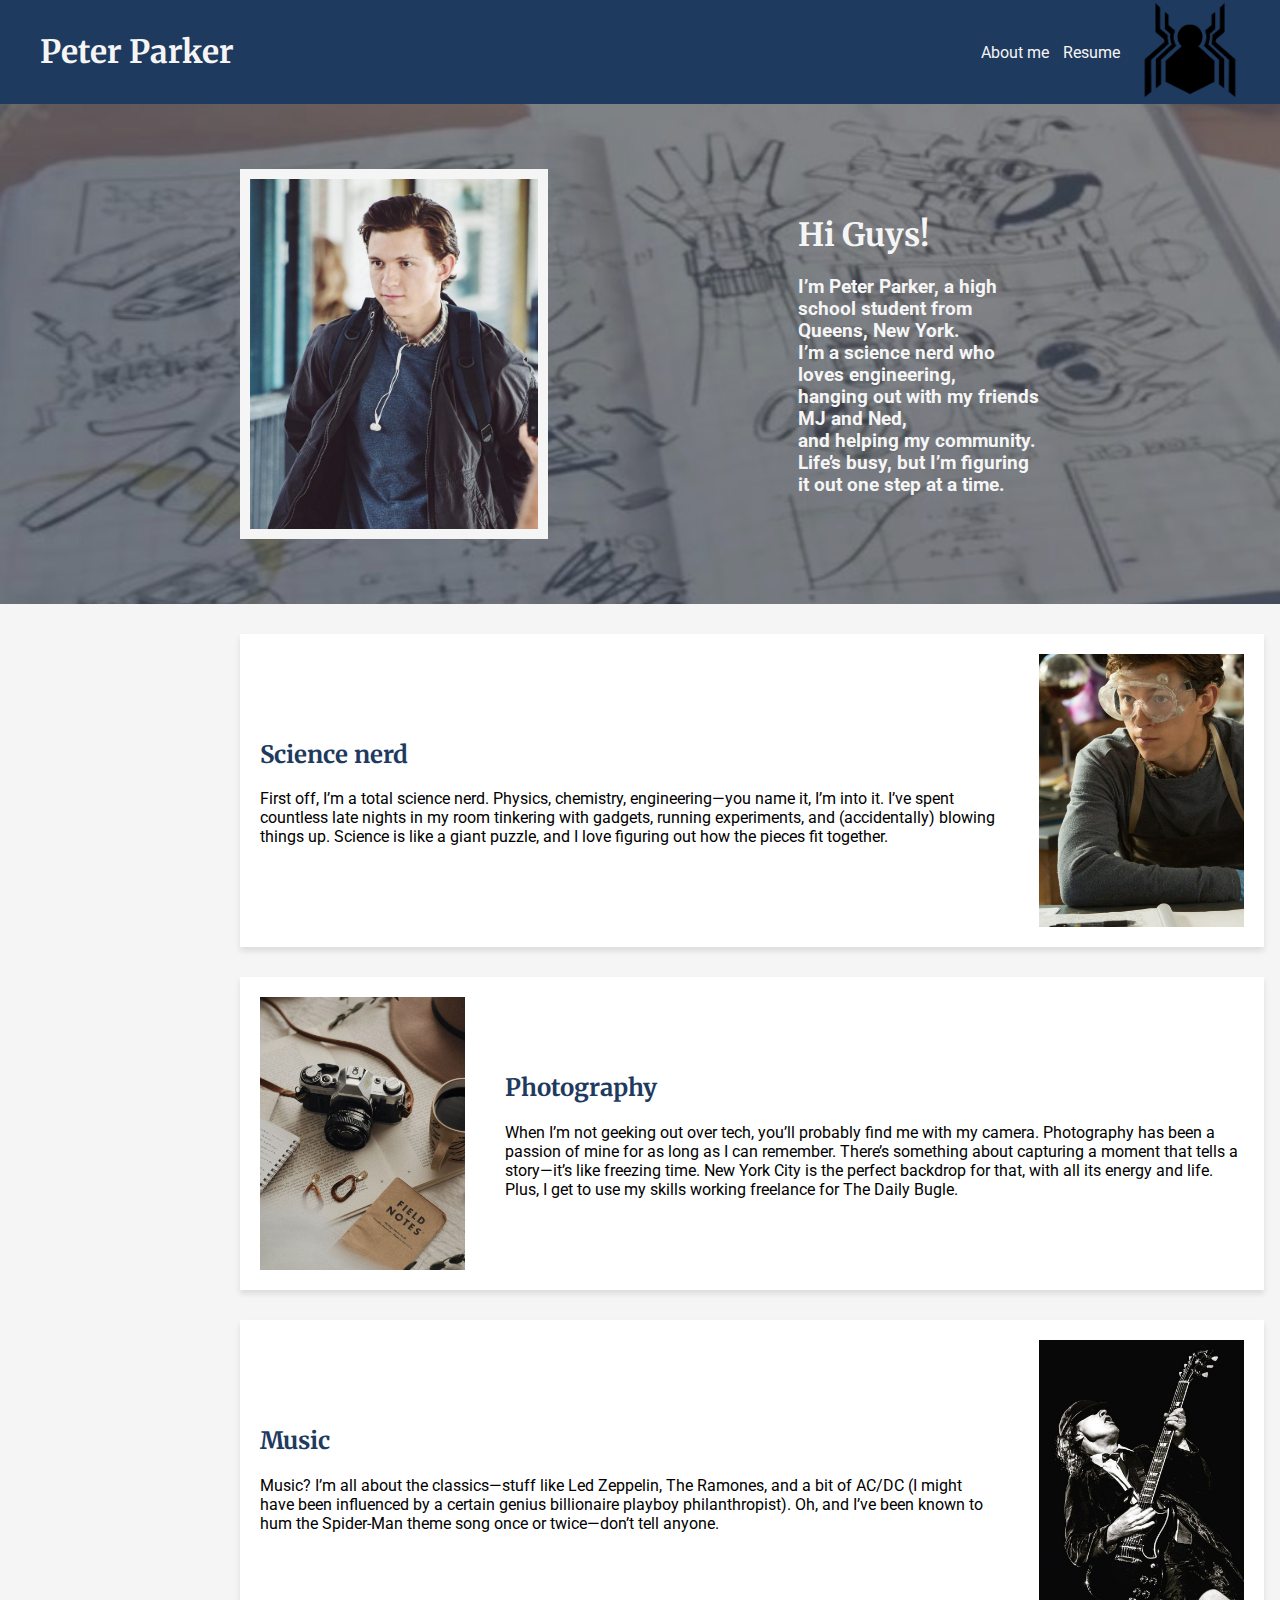
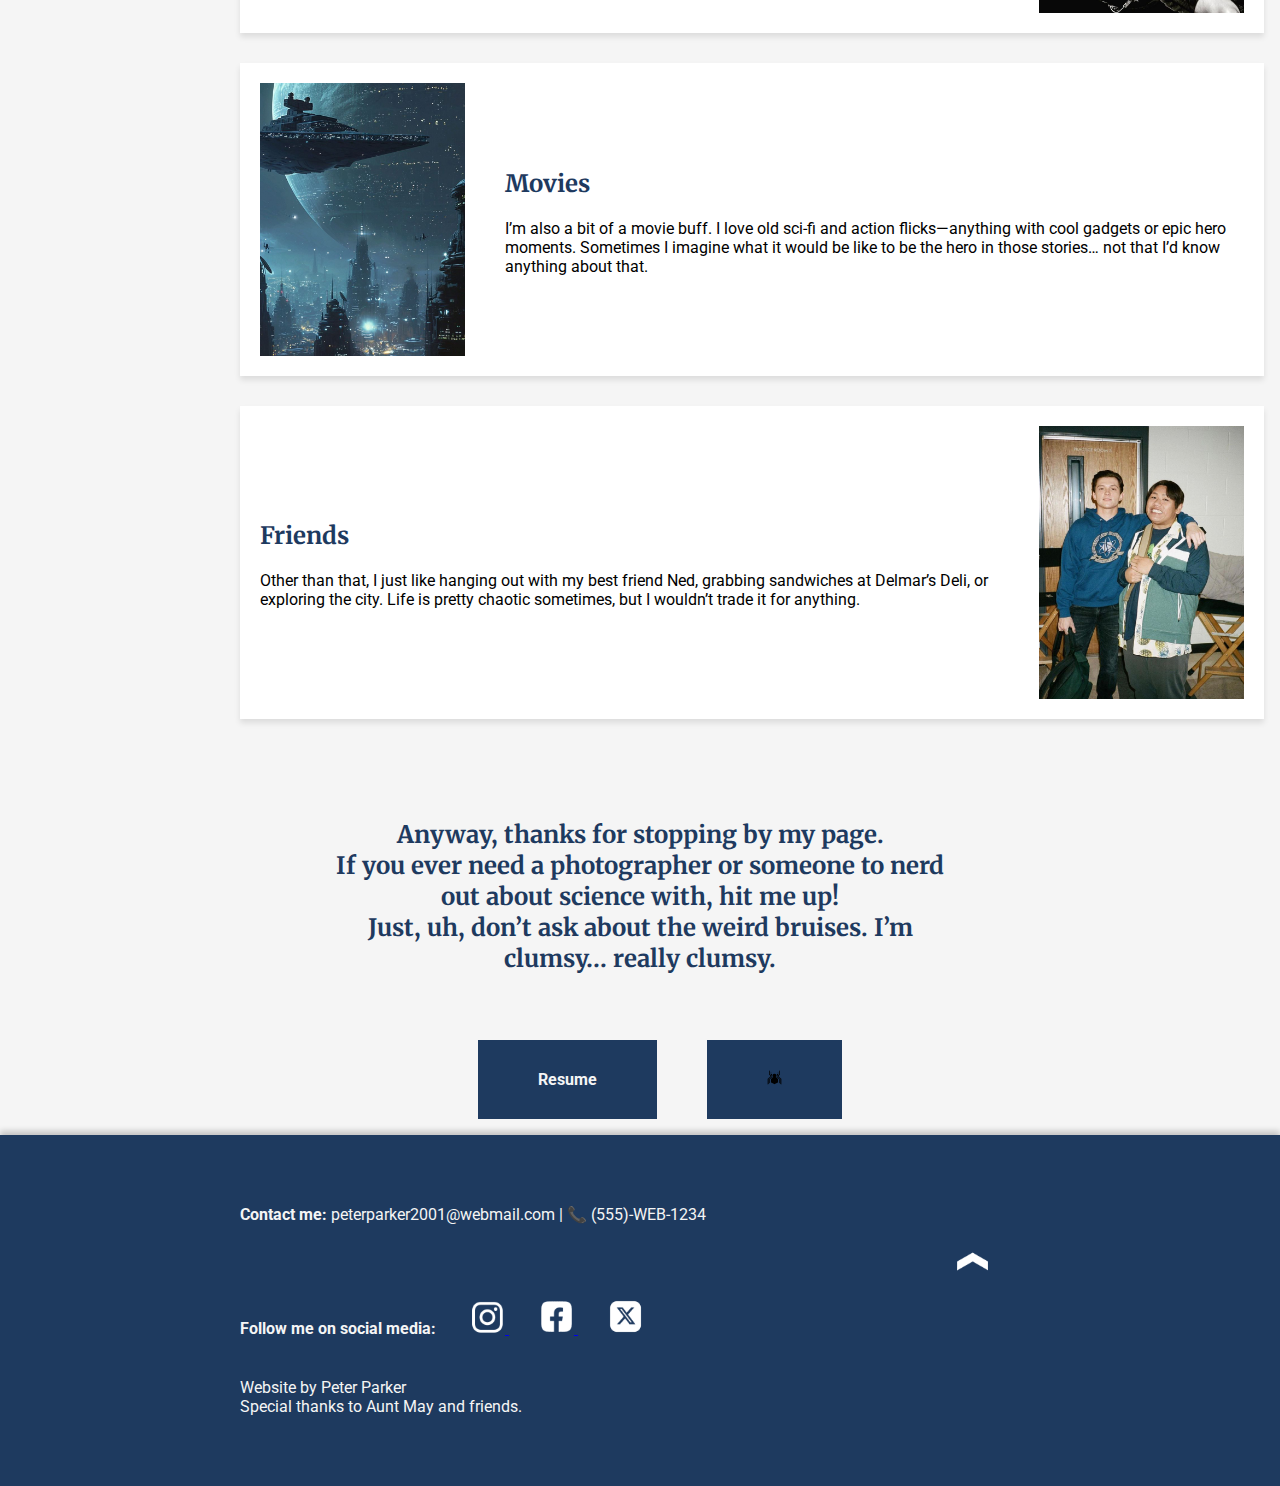
<file: index.html>
<!DOCTYPE html>
<html lang="en">
	<head>
		<meta charset="UTF-8" />
		<meta name="viewport" content="width=device-width, initial-scale=1.0" />
		<meta
			name="description"
			content="Meet Peter Parker, a science enthusiast and student from Queens, NY. 
		Discover his love for engineering, photography, classic rock, and sci-fi. Learn about his hobbies like capturing NYC moments, 
		exploring the city, and enjoying life with creativity and humor."
		/>
		<link
			rel="stylesheet"
			href="https://cdnjs.cloudflare.com/ajax/libs/font-awesome/4.7.0/css/font-awesome.min.css"
		/>
		<title>Peter Parker || About me</title>
		<link rel="Stylesheet" href="style.css" />
	</head>
	<body>
		<!-- Hamburger menu -->
		<!-- Simulate a smartphone / tablet -->
		<div class="mobile-container">
			<!-- Top Navigation Menu -->
			<div class="topnav">
				<a href="index.html" class="active">Peter Parker</a>
				<div id="myLinks">
					<a href="resume.html">Resume</a>
					<a href="spider-man.html" class="spider">
						<img src="images/spidey.png" alt="Secret spider-man page button"
					/></a>
				</div>
				<a href="javascript:void(0);" class="icon" onclick="myFunction()">
					<i class="fa fa-bars"></i>
				</a>
			</div>
			<!-- End smartphone / tablet look -->
		</div>

		<!-- Hamburger menu -->
		<script>
			function myFunction() {
				var x = document.getElementById("myLinks");
				if (x.style.display === "block") {
					x.style.display = "none";
				} else {
					x.style.display = "block";
				}
			}
		</script>

		<div class="outer-wrapper">
			<div class="wrapper">
				<div id="grid">
					<p></p>
					<p></p>
					<p></p>
					<p></p>
					<p></p>
					<p></p>
					<p></p>
					<p></p>
					<p></p>
					<p></p>
					<p></p>
					<p></p>
				</div>

				<header>
					<h1>Peter Parker</h1>
					<nav class="desktop-menu">
						<ul>
							<li><a href="index.html">About me</a></li>
							<li><a href="resume.html">Resume</a></li>
							<li></li>
						</ul>
					</nav>
					<div class="logo">
						<a href="spider-man.html" class="spider">
							<img src="images/spidey.png" alt="Secret spider-man page button"
						/></a>
					</div>
				</header>
			</div>
		</div>

		<div class="wrapperTwo">
			<div class="peterIntro">
				<img src="images/Peter/Peter2.jpg" alt="Picture of Peter Parker" />
				<div class="introText">
					<h1>Hi Guys!</h1>
					<h3>
						I’m Peter Parker, a high school student from Queens, New York.<br />
						I’m a science nerd who loves engineering, <br />hanging out with my
						friends MJ and Ned,<br />
						and helping my community.<br />
						Life’s busy, but I’m figuring it out one step at a time.
					</h3>
				</div>
			</div>
		</div>
		<section>
			<div class="aboutMe">
				<img
					src="images/Peter/Peter_goggles2.jpg"
					alt="Picture of Peter Parker with goggles"
				/>
				<div class="aboutMeText">
					<h2>Science nerd</h2>
					<p>
						First off, I’m a total science nerd. Physics, chemistry,
						engineering—you name it, I’m into it. I’ve spent countless late
						nights in my room tinkering with gadgets, running experiments, and
						(accidentally) blowing things up. Science is like a giant puzzle,
						and I love figuring out how the pieces fit together.
					</p>
				</div>
			</div>
			<div class="aboutMe2">
				<img src="images/Peter/Peter_nerd.jpg" alt="A camera" />
				<div class="aboutMeText2">
					<h2>Photography</h2>
					<p>
						When I’m not geeking out over tech, you’ll probably find me with my
						camera. Photography has been a passion of mine for as long as I can
						remember. There’s something about capturing a moment that tells a
						story—it’s like freezing time. New York City is the perfect backdrop
						for that, with all its energy and life. Plus, I get to use my skills
						working freelance for The Daily Bugle.
					</p>
				</div>
			</div>
			<div class="aboutMe3">
				<img src="images/Peter/Peter_ACDC.jpg" alt="AC/DC Angus" />
				<div class="aboutMeText3">
					<h2>Music</h2>
					<p>
						Music? I’m all about the classics—stuff like Led Zeppelin, The
						Ramones, and a bit of AC/DC (I might have been influenced by a
						certain genius billionaire playboy philanthropist). Oh, and I’ve
						been known to hum the Spider-Man theme song once or twice—don’t tell
						anyone.
					</p>
				</div>
			</div>
			<div class="aboutMe4">
				<img src="images/Peter/Peter_StarWars.jpg" alt="Star Wars movies" />
				<div class="aboutMeText4">
					<h2>Movies</h2>
					<p>
						I’m also a bit of a movie buff. I love old sci-fi and action
						flicks—anything with cool gadgets or epic hero moments. Sometimes I
						imagine what it would be like to be the hero in those stories… not
						that I’d know anything about that.
					</p>
				</div>
			</div>
			<div class="aboutMe5">
				<img
					src="images/Peter/Peter_friend4.jpg"
					alt="Peter and Ned, best friends"
				/>
				<div class="aboutMeText5">
					<h2>Friends</h2>
					<p>
						Other than that, I just like hanging out with my best friend Ned,
						grabbing sandwiches at Delmar’s Deli, or exploring the city. Life is
						pretty chaotic sometimes, but I wouldn’t trade it for anything.
					</p>
				</div>
			</div>
		</section>
		<div class="conclusion">
			<div class="conclusionText">
				<h2>
					Anyway, thanks for stopping by my page. <br />If you ever need a
					photographer or someone to nerd out about science with, hit me up!<br />
					Just, uh, don’t ask about the weird bruises. I’m clumsy… really
					clumsy.
				</h2>
			</div>
			<div class="links">
				<ul>
					<li><a href="resume.html" class="button">Resume</a></li>
					<li>
						<a href="spidey.html" class="button">
							<img src="images/spidey.png"
						/></a>
					</li>
				</ul>
			</div>
		</div>
		<footer>
			<div class="endAboutMe">
				<p>
					<strong>Contact me:</strong> peterparker2001@webmail.com | 📞
					(555)-WEB-1234
				</p>
				<a href="#top" class="topButton">
					<img src="images/Up-Arrow.png" alt="Back to top"
				/></a>
				<p>
					<strong>Follow me on social media:</strong>
					<a href="#" class="insta"
						><img src="images/Insta.png" alt="instagram" />
						<img src="images/facebook.png" alt="Facebook" />
						<img src="images/x.png" alt="X"
					/></a>
				</p>

				<p>
					Website by Peter Parker <br />
					Special thanks to Aunt May and friends.
				</p>
			</div>
		</footer>
	</body>
</html>
</file>
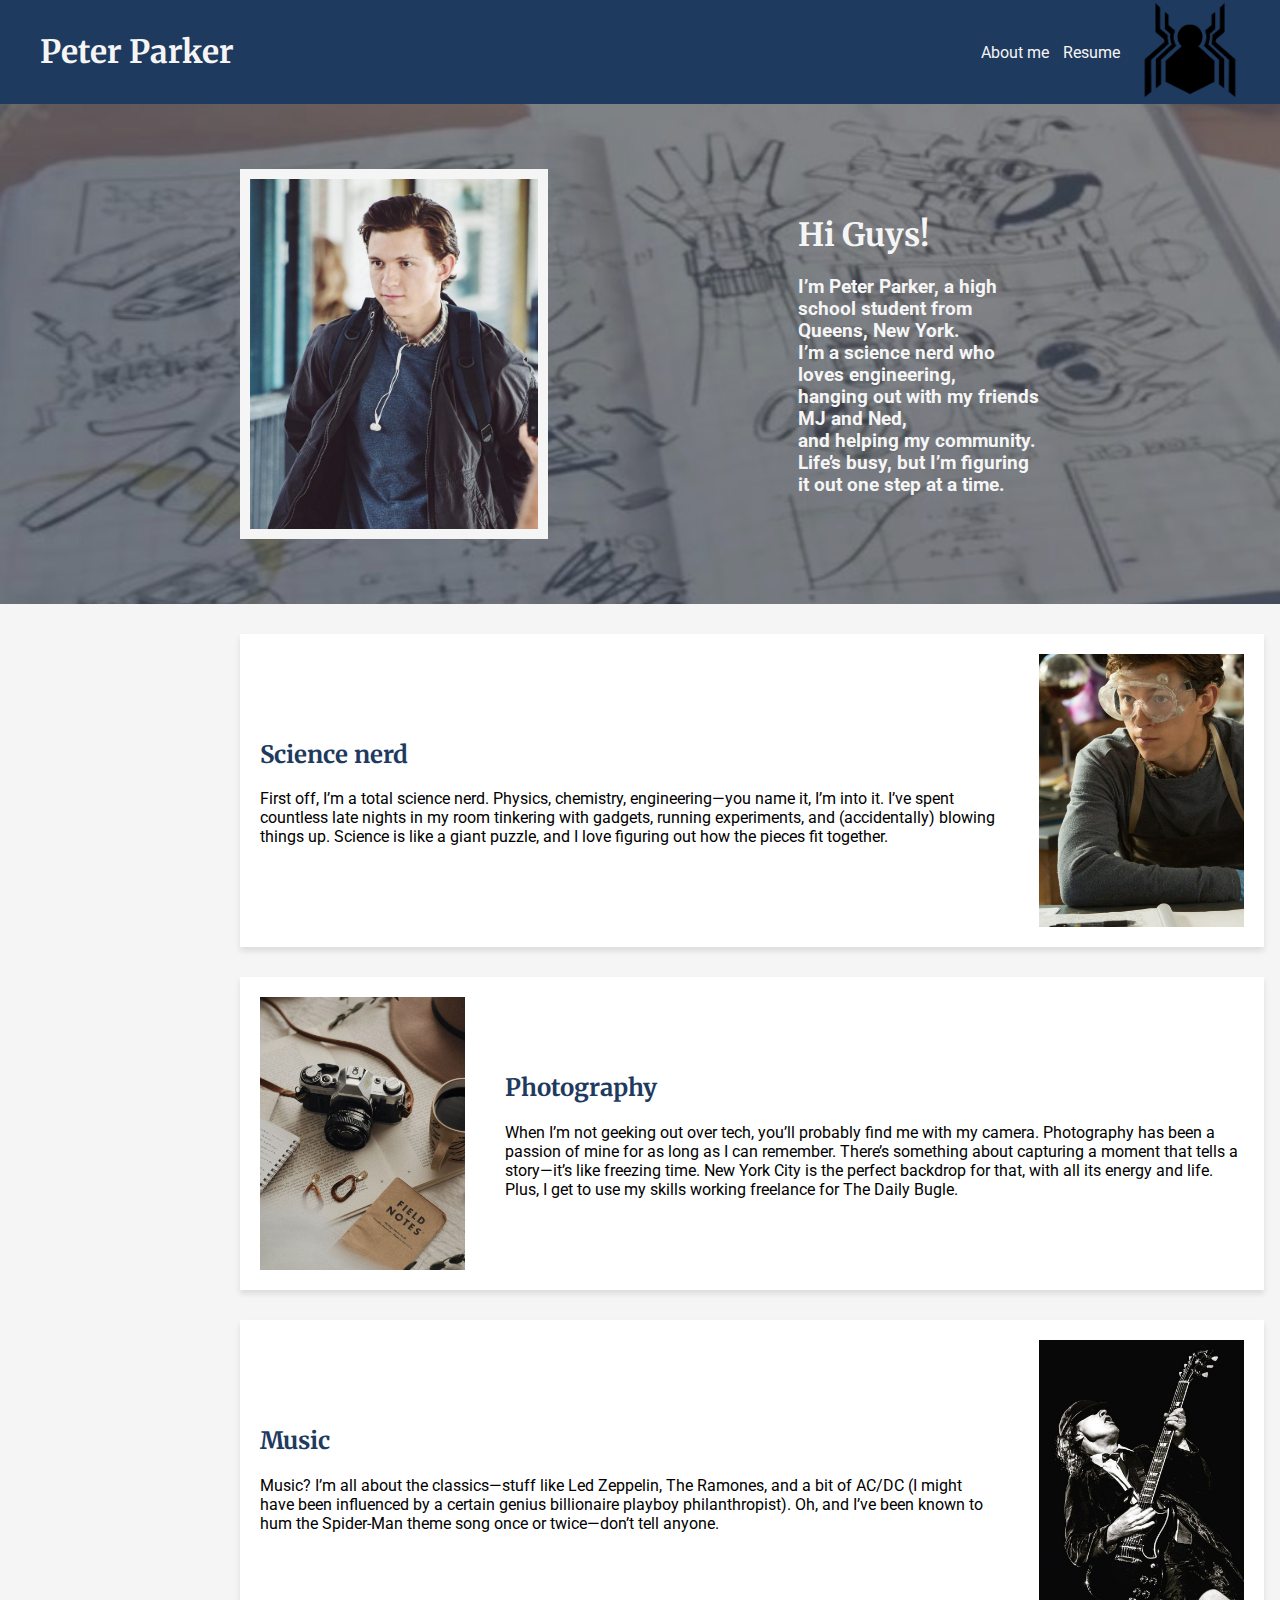
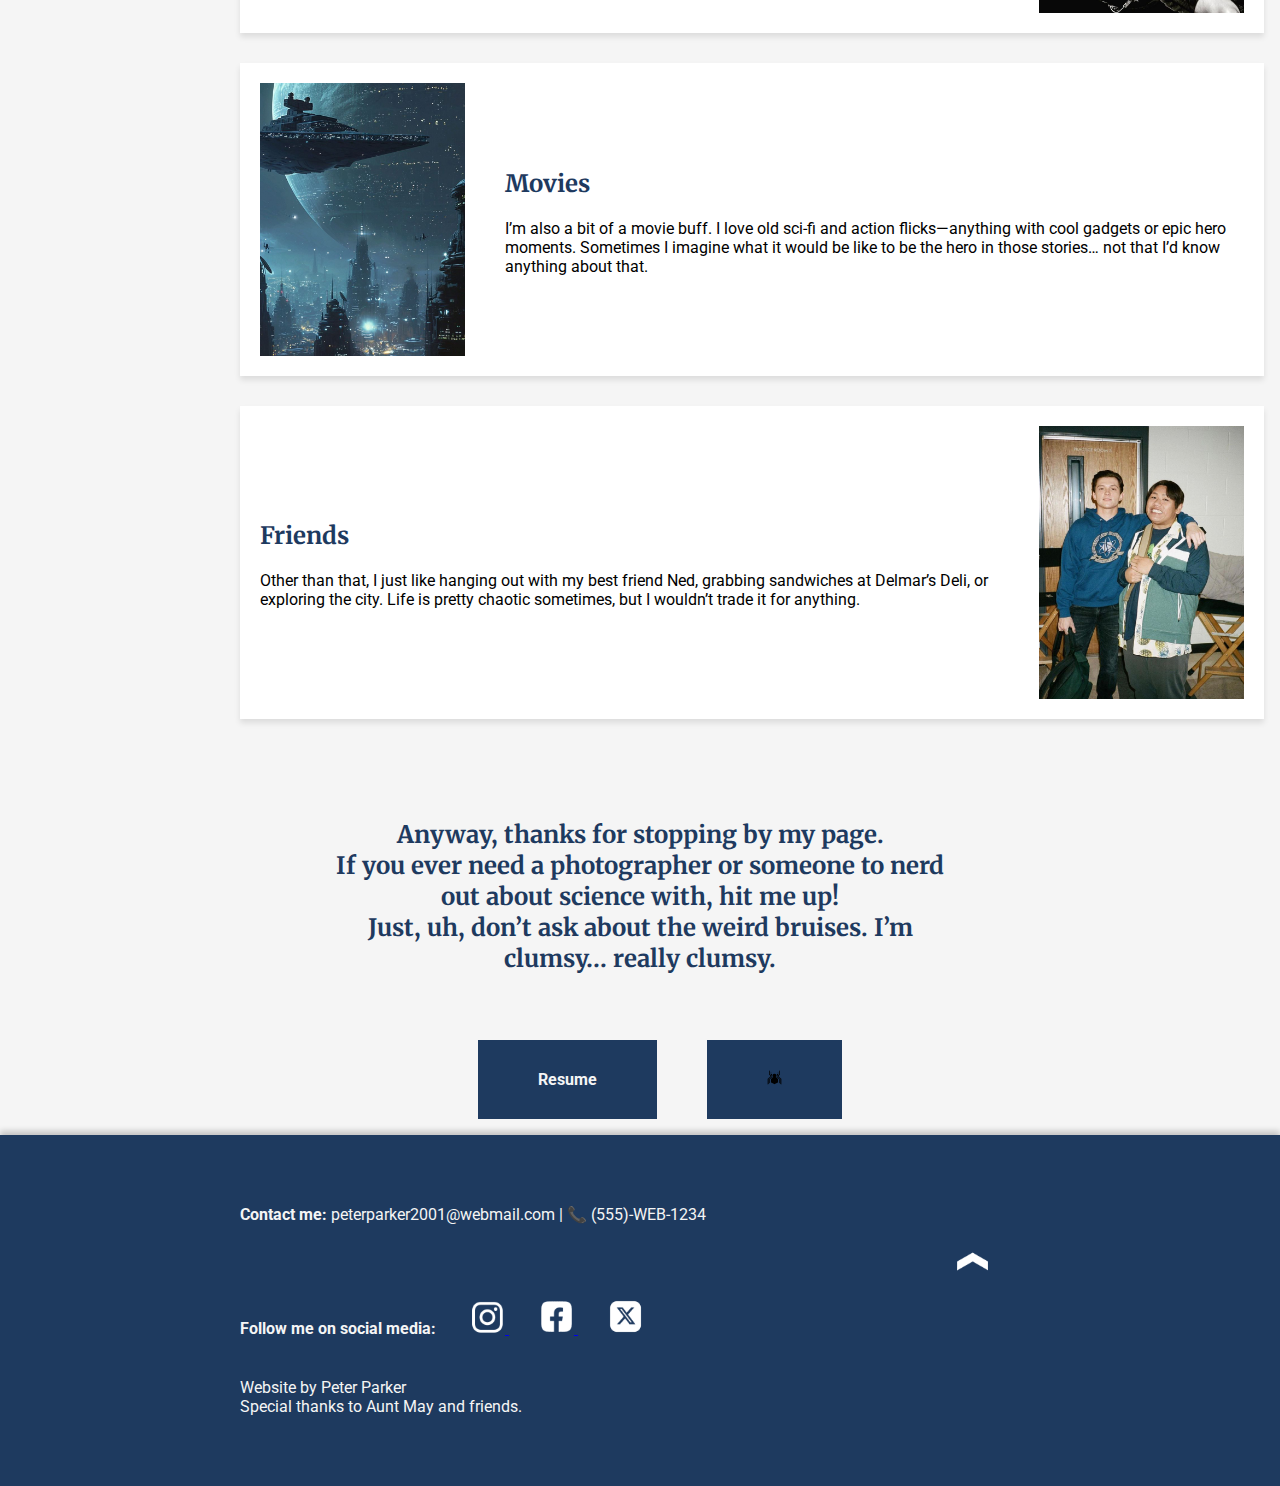
<file: peter-parker.html>
<!DOCTYPE html>
<html lang="en">
	<head>
		<meta charset="UTF-8" />
		<meta name="viewport" content="width=device-width, initial-scale=1.0" />
		<meta
			name="description"
			content="Meet Peter Parker, a science enthusiast and student from Queens, NY. 
		Discover his love for engineering, photography, classic rock, and sci-fi. Learn about his hobbies like capturing NYC moments, 
		exploring the city, and enjoying life with creativity and humor."
		/>
		<link
			rel="stylesheet"
			href="https://cdnjs.cloudflare.com/ajax/libs/font-awesome/4.7.0/css/font-awesome.min.css"
		/>
		<title>Peter Parker || About me</title>
		<link rel="Stylesheet" href="style.css" />
	</head>
	<body>
		<!-- Hamburger menu -->
		<!-- Simulate a smartphone / tablet -->
		<div class="mobile-container">
			<!-- Top Navigation Menu -->
			<div class="topnav">
				<a href="peter-parker.html" class="active">Peter Parker</a>
				<div id="myLinks">
					<a href="resume.html">Resume</a>
					<a href="spider-man.html" class="spider">
						<img src="images/spidey.png" alt="Secret spider-man page button"
					/></a>
				</div>
				<a href="javascript:void(0);" class="icon" onclick="myFunction()">
					<i class="fa fa-bars"></i>
				</a>
			</div>
			<!-- End smartphone / tablet look -->
		</div>

		<!-- Hamburger menu -->
		<script>
			function myFunction() {
				var x = document.getElementById("myLinks");
				if (x.style.display === "block") {
					x.style.display = "none";
				} else {
					x.style.display = "block";
				}
			}
		</script>

		<div class="outer-wrapper">
			<div class="wrapper">
				<div id="grid">
					<p></p>
					<p></p>
					<p></p>
					<p></p>
					<p></p>
					<p></p>
					<p></p>
					<p></p>
					<p></p>
					<p></p>
					<p></p>
					<p></p>
				</div>

				<header>
					<h1>Peter Parker</h1>
					<nav class="desktop-menu">
						<ul>
							<li><a href="peter-parker.html">About me</a></li>
							<li><a href="resume.html">Resume</a></li>
							<li></li>
						</ul>
					</nav>
					<div class="logo">
						<a href="spider-man.html" class="spider">
							<img src="images/spidey.png" alt="Secret spider-man page button"
						/></a>
					</div>
				</header>
			</div>
		</div>

		<div class="wrapperTwo">
			<div class="peterIntro">
				<img src="images/Peter/Peter2.jpg" alt="Picture of Peter Parker" />
				<div class="introText">
					<h1>Hi Guys!</h1>
					<h3>
						I’m Peter Parker, a high school student from Queens, New York.<br />
						I’m a science nerd who loves engineering, <br />hanging out with my
						friends MJ and Ned,<br />
						and helping my community.<br />
						Life’s busy, but I’m figuring it out one step at a time.
					</h3>
				</div>
			</div>
		</div>
		<section>
			<div class="aboutMe">
				<img
					src="images/Peter/Peter_goggles2.jpg"
					alt="Picture of Peter Parker with goggles"
				/>
				<div class="aboutMeText">
					<h2>Science nerd</h2>
					<p>
						First off, I’m a total science nerd. Physics, chemistry,
						engineering—you name it, I’m into it. I’ve spent countless late
						nights in my room tinkering with gadgets, running experiments, and
						(accidentally) blowing things up. Science is like a giant puzzle,
						and I love figuring out how the pieces fit together.
					</p>
				</div>
			</div>
			<div class="aboutMe2">
				<img src="images/Peter/Peter_nerd.jpg" alt="A camera" />
				<div class="aboutMeText2">
					<h2>Photography</h2>
					<p>
						When I’m not geeking out over tech, you’ll probably find me with my
						camera. Photography has been a passion of mine for as long as I can
						remember. There’s something about capturing a moment that tells a
						story—it’s like freezing time. New York City is the perfect backdrop
						for that, with all its energy and life. Plus, I get to use my skills
						working freelance for The Daily Bugle.
					</p>
				</div>
			</div>
			<div class="aboutMe3">
				<img src="images/Peter/Peter_ACDC.jpg" alt="AC/DC Angus" />
				<div class="aboutMeText3">
					<h2>Music</h2>
					<p>
						Music? I’m all about the classics—stuff like Led Zeppelin, The
						Ramones, and a bit of AC/DC (I might have been influenced by a
						certain genius billionaire playboy philanthropist). Oh, and I’ve
						been known to hum the Spider-Man theme song once or twice—don’t tell
						anyone.
					</p>
				</div>
			</div>
			<div class="aboutMe4">
				<img src="images/Peter/Peter_StarWars.jpg" alt="Star Wars movies" />
				<div class="aboutMeText4">
					<h2>Movies</h2>
					<p>
						I’m also a bit of a movie buff. I love old sci-fi and action
						flicks—anything with cool gadgets or epic hero moments. Sometimes I
						imagine what it would be like to be the hero in those stories… not
						that I’d know anything about that.
					</p>
				</div>
			</div>
			<div class="aboutMe5">
				<img
					src="images/Peter/Peter_friend4.jpg"
					alt="Peter and Ned, best friends"
				/>
				<div class="aboutMeText5">
					<h2>Friends</h2>
					<p>
						Other than that, I just like hanging out with my best friend Ned,
						grabbing sandwiches at Delmar’s Deli, or exploring the city. Life is
						pretty chaotic sometimes, but I wouldn’t trade it for anything.
					</p>
				</div>
			</div>
		</section>
		<div class="conclusion">
			<div class="conclusionText">
				<h2>
					Anyway, thanks for stopping by my page. <br />If you ever need a
					photographer or someone to nerd out about science with, hit me up!<br />
					Just, uh, don’t ask about the weird bruises. I’m clumsy… really
					clumsy.
				</h2>
			</div>
			<div class="links">
				<ul>
					<li><a href="resume.html" class="button">Resume</a></li>
					<li>
						<a href="spidey.html" class="button">
							<img src="images/spidey.png"
						/></a>
					</li>
				</ul>
			</div>
		</div>
		<footer>
			<div class="endAboutMe">
				<p>
					<strong>Contact me:</strong> peterparker2001@webmail.com | 📞
					(555)-WEB-1234
				</p>
				<a href="#top" class="topButton">
					<img src="images/Up-Arrow.png" alt="Back to top"
				/></a>
				<p>
					<strong>Follow me on social media:</strong>
					<a href="#" class="insta"
						><img src="images/Insta.png" alt="instagram" />
						<img src="images/facebook.png" alt="Facebook" />
						<img src="images/x.png" alt="X"
					/></a>
				</p>

				<p>
					Website by Peter Parker <br />
					Special thanks to Aunt May and friends.
				</p>
			</div>
		</footer>
	</body>
</html>
</file>
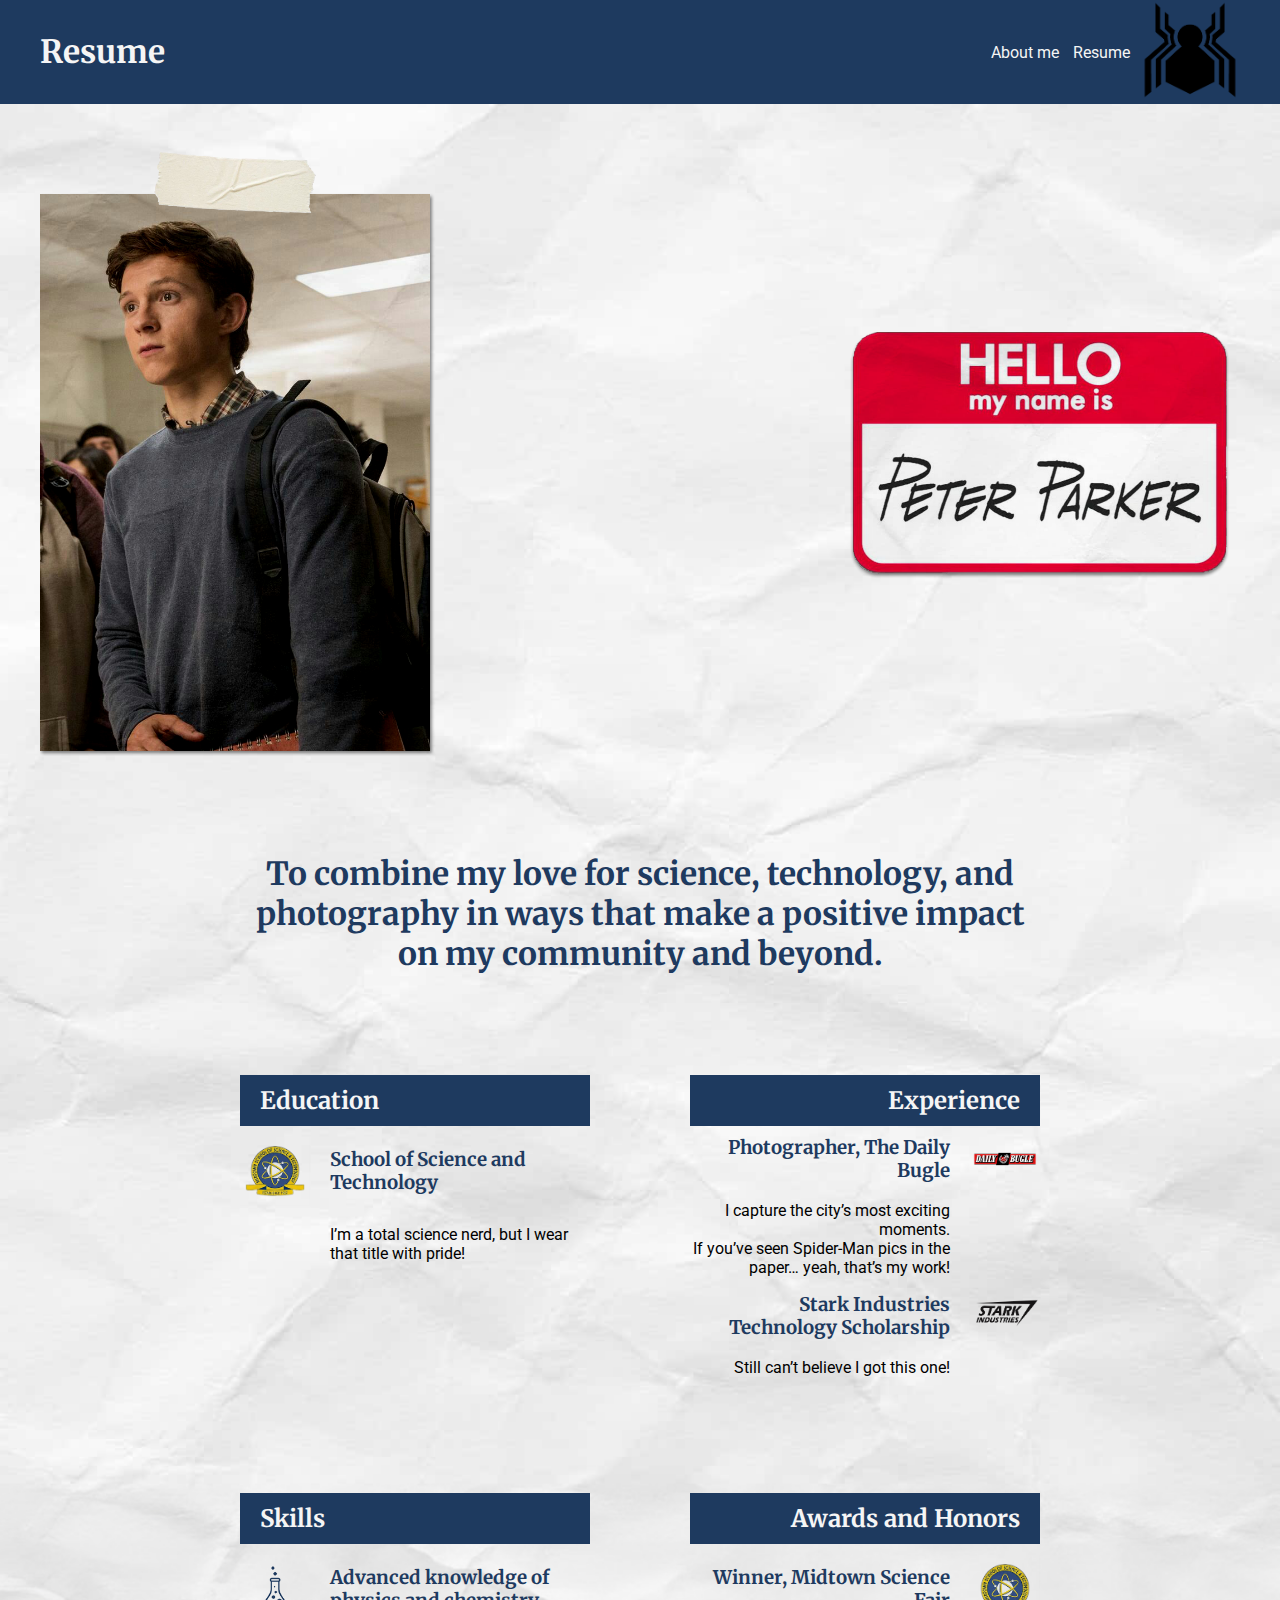
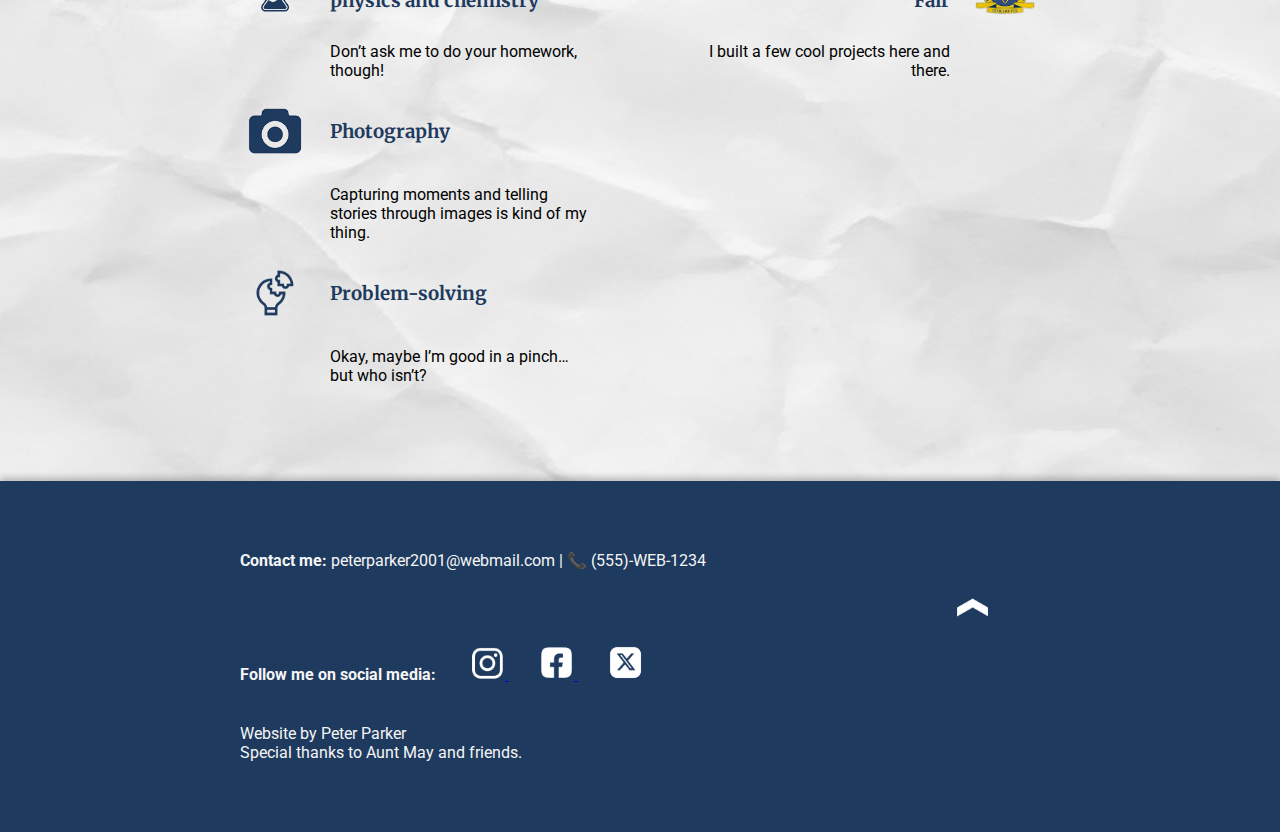
<file: resume.html>
<!DOCTYPE html>
<html lang="en">
	<head>
		<meta charset="UTF-8" />
		<meta name="viewport" content="width=device-width, initial-scale=1.0" />
		<meta
			name="description"
			content="Explore Peter Parker's resume: education at Midtown School of Science and Technology, photography at The Daily Bugle, 
		a Stark Industries Scholarship, and advanced skills in science, photography, and NYC storytelling. Discover his accomplishments and interests."
		/>
		<link
			rel="stylesheet"
			href="https://cdnjs.cloudflare.com/ajax/libs/font-awesome/4.7.0/css/font-awesome.min.css"
		/>
		<title>Peter Parker || Resume</title>
		<link rel="Stylesheet" href="style.css" />
	</head>
	<body>
		<!-- Hamburger menu -->
		<!-- Simulate a smartphone / tablet -->
		<div class="mobile-container">
			<!-- Top Navigation Menu -->
			<div class="topnav">
				<a href="resume.html" class="active">Resume</a>
				<div id="myLinks">
					<a href="index.html">Peter Parker</a>
					<a href="spider-man.html" class="spider">
						<img src="images/spidey.png" alt="Secret spider-man page button"
					/></a>
				</div>
				<a href="javascript:void(0);" class="icon" onclick="myFunction()">
					<i class="fa fa-bars"></i>
				</a>
			</div>
			<!-- End smartphone / tablet look -->
		</div>

		<!-- Hamburger menu -->
		<script>
			function myFunction() {
				var x = document.getElementById("myLinks");
				if (x.style.display === "block") {
					x.style.display = "none";
				} else {
					x.style.display = "block";
				}
			}
		</script>
		<div class="outer-wrapper">
			<div class="wrapper">
				<div id="grid">
					<p></p>
					<p></p>
					<p></p>
					<p></p>
					<p></p>
					<p></p>
					<p></p>
					<p></p>
					<p></p>
					<p></p>
					<p></p>
					<p></p>
				</div>

				<header>
					<h1>Resume</h1>
					<nav class="desktop-menu">
						<ul>
							<li><a href="index.html">About me</a></li>
							<li><a href="resume.html">Resume</a></li>
						</ul>
					</nav>
					<div class="logo">
						<a href="spider-man.html" class="spider">
							<img src="images/spidey.png" alt="Secret spider-man page button"
						/></a>
					</div>
				</header>
			</div>
		</div>

		<div class="wrapperTwoResume">
			<div class="resumeIntro">
				<img src="images/Peter/Peter5.png" alt="Picture of Peter Parker" />
				<img
					src="images/Peter/Peter_Sticker.png"
					alt="Peter Parker name sticker"
				/>
			</div>
			<div class="quote">
				<h1>
					To combine my love for science, technology, and photography in ways
					that make a positive impact on my community and beyond.
				</h1>
			</div>
			<div class="resume">
				<div class="education">
					<h2>Education</h2>
					<h3>
						<img
							src="images/Peter/Midtown School of Science and Technology.png"
							alt="School of Science and Technology"
						/>School of Science and Technology
					</h3>
					<p>I’m a total science nerd, but I wear that title with pride!</p>
				</div>
				<div class="experience">
					<h2>Experience</h2>
					<h3>
						<img src="images/Daily-Bugle-Logo.png" alt="The Daily Bugle" />
						Photographer, The Daily Bugle
					</h3>
					<p>
						I capture the city’s most exciting moments. <br />If you’ve seen
						Spider-Man pics in the paper… yeah, that’s my work!
					</p>
					<h3>
						<a href="spidey.html" class="spider">
							<img
								src="images/Stark Industries Technology.png"
								alt="Stark Industries"
						/></a>
						Stark Industries Technology Scholarship
					</h3>
					<p>Still can’t believe I got this one!</p>
				</div>
				<div class="skills">
					<h2>Skills</h2>
					<h3>
						<img
							src="images/chemistry.png"
							alt="physics and
						chemistry"
						/>Advanced knowledge of physics and chemistry
					</h3>
					<p>Don’t ask me to do your homework, though!</p>
					<h3><img src="images/camera.png" alt="A camera" />Photography</h3>
					<p>
						Capturing moments and telling stories through images is kind of my
						thing.
					</p>
					<h3>
						<img
							src="images/Problem-solving.png"
							alt="Light bulb, Problem-solving"
						/>Problem-solving
					</h3>
					<p>Okay, maybe I’m good in a pinch… but who isn’t?</p>
				</div>
				<div class="awards">
					<h2>Awards and Honors</h2>
					<h3>
						<img
							src="images/Peter/Midtown School of Science and Technology.png"
							alt="School of Science and Technology"
						/>
						Winner, Midtown Science Fair
					</h3>
					<p>I built a few cool projects here and there.</p>
				</div>
			</div>
		</div>
		<footer>
			<div class="endResume">
				<p>
					<strong>Contact me:</strong> peterparker2001@webmail.com | 📞
					(555)-WEB-1234
				</p>
				<a href="#top" class="topButton">
					<img src="images/Up-Arrow.png" alt="Back to top"
				/></a>
				<p>
					<strong>Follow me on social media:</strong>
					<a href="#" class="insta"
						><img src="images/Insta.png" alt="instagram" />
						<img src="images/facebook.png" alt="Facebook" />
						<img src="images/x.png" alt="X"
					/></a>
				</p>
				<p>
					Website by Peter Parker <br />
					Special thanks to Aunt May and friends.
				</p>
			</div>
		</footer>
	</body>
</html>
</file>
<file: style.css>
@import url("https://fonts.googleapis.com/css2?family=Bangers&family=Merriweather:wght@400;700&family=Roboto&display=swap");
@import url("https://fonts.googleapis.com/css2?family=Sigmar+One&display=swap");

body {
	margin: 0;
	background-color: #f5f5f5;
	font-family: "Roboto", sans-serif;
}

.outer-wrapper {
	background-color: #1e3a5f;
}

.wrapper {
	width: 1200px;
	margin: 0 auto;
	position: relative;
}

header {
	grid-column: 1/12;
	display: grid;
	grid-template-columns: repeat(12, 1fr);
	background-color: #1e3a5f;
}

.spidey .outer-wrapper,
.spidey header {
	background-color: #d72638;
}

#grid {
	position: absolute;
	/*display: grid; */
	display: none;
	grid-template-columns: repeat(12, 1fr);
	width: 100%;
	height: 100%;
}

#grid p {
	border: 1px solid #000;
	margin: 0;
	opacity: 0.2;
}

img {
	width: 100%;
	height: auto;
}

header h1 {
	grid-column: 1/8;
	align-self: center;
	font-family: "Merriweather", serif;
	color: #f5f5f5;
}

.spidey header h1 {
	grid-column: 1/8;
	align-self: center;
	font-family: "Sigmar One", serif;
	color: #f5f5f5;
}

header nav {
	grid-column: 8/12;
	align-self: center;
}

header .logo {
	grid-column: 12/13;
}

header nav ul {
	margin: 0;
	padding: 0;
	float: right;
}

header nav ul li {
	display: inline;
	padding-right: 10px;
}

header nav ul li a {
	color: #f5f5f5;
	text-decoration: none;
	font-family: "Roboto", sans-serif;
	transition: text-decoration 0.3s, transform 0.3s ease;
}

header nav ul li a:hover {
	text-decoration: underline;
}

.peterIntro {
	display: flex;
	align-items: center;
	justify-content: space-between;
	background-image: url("images/Peter/Peter_nerd2.png");
	background-size: cover;
	background-position: center;
	height: 500px;
	width: 100%;
}

.peterIntro img {
	margin: 10px 240px;
	height: 350px;
	width: auto;
	border: 10px solid #f5f5f5;
	display: block;
}

.peterIntro .introText {
	margin: 0px 240px;
	margin-left: 10px;
	color: #f5f5f5;
	font-family: "Roboto", sans-serif;
}

.peterIntro .introText h1 {
	font-family: "Merriweather", serif;
}

.section {
	margin: 20px 240px;
	display: flex;
	flex-direction: column;
	justify-content: space-between;
}

.aboutMe img,
.aboutMe2 img,
.aboutMe3 img,
.aboutMe4 img,
.aboutMe5 img {
	width: 20%;
	height: auto;
	padding: 20px;
}

.aboutMe,
.aboutMe2,
.aboutMe3,
.aboutMe4,
.aboutMe5 {
	margin: 30px 240px;
	display: flex;
	width: 80%;
	align-items: center;
	text-align: left;
	justify-content: space-between;
	max-width: 1240px;
	background-color: #fff;
	box-shadow: 0 4px 6px rgba(0, 0, 0, 0.1); /* Bron: ChatGPT (OpenAI), gegenereerd op [17/12/2024]*/
}

.aboutMe,
.aboutMe3,
.aboutMe5 {
	flex-direction: row-reverse;
}

.aboutMe p h2,
.aboutMe2 p h2,
.aboutMe3 p h2,
.aboutMe4 p h2,
.aboutMe5 p h2 {
	margin: 50px 50px;
}

.aboutMe h2,
.aboutMe2 h2,
.aboutMe3 h2,
.aboutMe4 h2,
.aboutMe5 h2 {
	color: #1e3a5f;
	font-family: "Merriweather", serif;
}

.aboutMeText,
.aboutMeText2,
.aboutMeText3,
.aboutMeText4,
.aboutMeText5 {
	padding: 20px;
}

.conclusion {
	color: #1e3a5f;
	text-align: center;
	margin: 30px 320px;
}

.conclusionText {
	margin: 0 auto;
	padding-top: 50px;
	margin-bottom: 80px;
	font-family: "Merriweather", serif;
}

.conclusion .links {
	display: flex;
	flex-direction: row;
	justify-content: center;
}

.conclusion .links ul {
	text-decoration: none;
	list-style: none;
	display: flex;
	flex-direction: row;
	justify-content: center;
	gap: 50px;
}

.conclusion .links .button img {
	height: 15px;
	width: auto;
	justify-content: space-around;
	align-items: center;
}

.conclusion .links .button {
	text-decoration: none;
	color: #f5f5f5;
	background-color: #1e3a5f;
	padding: 30px 60px;
	font-family: "Roboto", sans-serif;
	font-weight: bold;
	transition: background-color 0.3s ease, transform 0.3s ease;
}

.conclusion .links .button:hover {
	background-color: #d72638;
	color: #f5f5f5;
	transform: scale(1.1);
	transition: transform 0.3s ease;
}

/* Footer */

.endAboutMe,
.endResume {
	display: flex;
	flex-direction: column;
	background-color: #1e3a5f;
	font-family: "Roboto", sans-serif;
	color: #f5f5f5;
	margin-top: 100px;
	padding: 50px;
	margin-top: 0;
	box-shadow: 0 -4px 6px rgba(0, 0, 0, 0.2);
}

.endAboutMe p,
.endResume p,
.endSpidey p {
	margin: 20px 190px;
}

.insta img {
	height: 35px;
	width: auto;
	margin-left: 30px;
	justify-content: center;
	transition: transform 0.3s ease;
}

.insta img:hover {
	transform: scale(1.2);
}

.topButton {
	display: flex;
	justify-content: flex-end;
	align-items: center;
	margin: 0px 240px;
}

.topButton img {
	height: 35px;
	width: auto;
	transition: transform 0.3s ease;
}

.topButton img:hover {
	transform: scale(1.2);
}

/* resume */

.wrapperTwoResume {
	background-image: url("images/paper.jpg");
	background-size: cover;
	background-position: center;
	height: 100%;
	width: auto;
	padding-top: 10px;
	padding-bottom: 80px;
}

.resumeIntro {
	margin: 30px 240px;
	display: flex;
	flex-direction: row;
	align-items: center;
	justify-content: center;
	gap: 400px;
}

.resumeIntro img {
	width: 400px;
	height: auto;
}

.quote {
	margin: 0px 200px;
	margin-bottom: 40px;
	padding: 40px;
	font-family: "Merriweather", serif;
	color: #1e3a5f;
	text-align: center;
}

.resume {
	display: grid;
	grid-template-columns: repeat(2, 1fr);
	gap: 100px;
	margin: 0px 240px;
}
.education img,
.skills img {
	height: auto;
	width: 70px;
	margin-right: 20px;
}

.experience img,
.awards img {
	height: auto;
	width: 70px;
	margin-left: 20px;
}

.education,
.skills {
	grid-column: 1;
	text-align: left;
}

.experience,
.awards {
	grid-column: 2;
	text-align: right;
}

.education h2,
.skills h2,
.experience h2,
.awards h2 {
	margin: 0 0 10px;
	color: #f5f5f5;
	padding: 10px 20px;
	font-family: "Merriweather", serif;
	background-color: #1e3a5f;
}

.education h3,
.skills h3,
.experience h3,
.awards h3 {
	display: flex;
	align-items: center;
	font-family: "Merriweather", serif;
	color: #1e3a5f;
	margin-top: 0;
	padding: 0;
}

.experience h3,
.awards h3 {
	display: flex;
	align-items: center;
	flex-direction: row-reverse;
}

.education p,
.skills p {
	margin-left: 90px;
	margin-right: 0;
}

.experience p,
.awards p {
	margin-right: 90px;
	margin-left: 0px;
	text-align: right;
}
/*spider-man section */

.spiderIntro {
	display: flex;
	align-items: center;
	background-color: #1e3a5f;
}

.spiderIntro img {
	margin: 120px 240px;
	width: auto;
	height: 350px;
}

.spiderIntro .spiderIntroText {
	margin: 0px 240px;
	margin-right: 0px;
	color: #f5f5f5;
	font-family: "Sigmar One", serif;
	font-size: 14pt;
	text-align: center;
}

.aboutSpidey {
	position: relative;
	justify-content: space-between;
	background-image: url("images/Spidey/Spidey_jump.gif");
	background-size: cover;
	background-position: center;
	height: 800px;
	width: 100%;
	padding: 10px;
}

.aboutSpidey .aboutSpideyTekst h1 {
	align-items: flex-start;
	margin: 0px 200px;
	margin-right: 0;
	color: #f5f5f5;
	font-family: "Sigmar One", serif;
	margin-top: 50px;
}

.aboutSpidey .aboutSpideyTekst p {
	align-items: flex-start;
	margin: 0px 200px;
	margin-right: 0px;
	color: #f5f5f5;
	font-family: "Roboto", sans-serif;
}

.aboutSpidey .aboutSpideyTekst2 p {
	margin: 500px 240px;
	margin-right: 200px;
	color: #f5f5f5;
	font-family: "Roboto", sans-serif;
	text-align: right;
}

.spideySkills {
	display: flex;
	align-items: center;
	justify-content: space-between;
	background-color: #d72638;
	color: #f5f5f5;
	flex-direction: column;
	padding-bottom: 40px;
}

.spideySkills h1 {
	margin: 50px 50px 10px 0px;
	color: #1e3a5f;
	font-family: "Sigmar One", serif;
	font-size: 50pt;
}

.section .spideySkills {
	margin: 20px 240px;
	display: flex;
	flex-direction: column;
	justify-content: space-between;
}

.superhuman img,
.web img,
.problem-solving img,
.technologically img {
	width: 20%;
	height: auto;
	padding: 20px;
}

.superhuman,
.web,
.problem-solving,
.technologically {
	margin: 30px 240px;
	display: flex;
	align-items: center;
	text-align: left;
	justify-content: space-between;
	width: 100%;
	max-width: 1240px;
	background-color: #1e3a5f;
	box-shadow: 0 4px 6px rgba(0, 0, 0, 0.2); /* Bron: ChatGPT (OpenAI), gegenereerd op [17/12/2024]*/
}

.superhuman h2,
.web h2,
.problem-solving h2,
.technologically h2 {
	color: #f5f5f5;
	font-family: "Sigmar One", serif;
	margin: 0;
}

.superhumanText,
.webText,
.problemText,
.technologicallyText {
	display: flex;
	flex: 1;
	margin-left: 80px;
	flex-direction: column;
}

.spideyQuote {
	background-color: #000;
	padding: 20px;
}
.spideyQuote h1 {
	margin: 20px 240px;
	color: #f5f5f5;
	font-family: "Sigmar One", serif;
	text-align: center;
}

.villains {
	display: flex;
	align-items: center;
	justify-content: space-between;
	background-color: #1e3a5f;
	color: #f5f5f5;
	flex-direction: column;
	padding-bottom: 40px;
}

.villains h1 {
	margin: 50px 50px 10px 0px;
	color: #d72638;
	font-family: "Sigmar One", serif;
	font-size: 50pt;
}

.section .villains {
	margin: 20px 240px;
	display: flex;
	flex-direction: column;
	justify-content: space-between;
}

.everyVillains,
.mysterio {
	margin: 30px 240px;
	display: flex;
	align-items: center;
	text-align: left;
	justify-content: space-between;
	width: 100%;
	max-width: 1240px;
	background-color: #d72638;
	box-shadow: 0 4px 6px rgba(0, 0, 0, 0.2); /* Bron: ChatGPT (OpenAI), gegenereerd op [17/12/2024]*/
}

.mysterio {
	flex-direction: row-reverse;
}

.everyVillains img,
.mysterio img {
	width: 20%;
	height: auto;
	padding: 20px;
}

.vulture img,
.thanos img {
	width: 96%;
	height: auto;
	padding: 20px;
}
.vulture,
.thanos {
	margin: 30px 240px;
	display: flex;
	flex-direction: column;
	align-items: center;
	text-align: left;
	justify-content: space-between;
	width: 100%;
	max-width: 1240px;
	background-color: #d72638;
	box-shadow: 0 4px 6px rgba(0, 0, 0, 0.2); /* Bron: ChatGPT (OpenAI), gegenereerd op [17/12/2024]*/
}

.everyVillains h2,
.vulture h2,
.mysterio h2,
.thanos h2 {
	color: #f5f5f5;
	font-family: "Sigmar One", serif;
	margin: 30px 0;
	text-align: center;
}

.everyVillainsText p,
.vultureText p,
.mysterioText p,
.thanosText p {
	padding: 0px;
	align-items: center;
	display: flex;
	flex-direction: column;
	text-align: center;
}

.multiversal {
	display: flex;
	align-items: center;
	justify-content: space-between;
	background-color: #1e3a5f;
	color: #f5f5f5;
	flex-direction: column;
	padding-bottom: 40px;
}

.multiversal .spider-Men3 h1 {
	margin: 20px 240px;
	color: #d72638;
	font-family: "Sigmar One", serif;
	font-size: 50pt;
	text-align: center;
}

.multiversal .spider-Men3 h3 {
	text-align: center;
	color: #f5f5f5;
	margin: 20px 240px;
	margin-bottom: 0px;
}

.multiversal .spider-Men3 img {
	margin: 20px 240px;
	width: 72%;
	height: auto;
}

.section .multiversal {
	margin: 20px 240px;
	display: flex;
	justify-content: space-between;
}

.multiversalVillan {
	display: flex;
	flex-wrap: wrap;
	justify-content: center;
	padding: 10px;
	width: 100%;
	background: rgb(30, 58, 95);
	background: linear-gradient(
		180deg,
		rgba(30, 58, 95, 1) 25%,
		rgba(215, 38, 56, 1) 85%
	);
	gap: 30px;
}

.greenGoblin,
.doctorOctopus,
.electro {
	margin: 20px 50px;
	display: flex;
	flex-direction: column;
	align-items: center;
	justify-content: flex-start;
	width: 20%;
	text-align: center;
}

.sandman,
.lizard {
	margin: 20px 50px;
	display: flex;
	flex-direction: column;
	align-items: center;
	justify-content: space-around;
	width: 20%;
	text-align: center;
}

.greenGoblin img,
.doctorOctopus img,
.electro img,
.sandman img,
.lizard img {
	width: 100%;
	height: auto;
}

.greenGoblinText p,
.doctorOctopusText p,
.electroText p,
.sandmanText p,
.lizardText p {
	color: #f5f5f5;
	font-family: "Roboto", sans-serif;
	text-align: center;
}

.greenGoblinText h2,
.doctorOctopusText h2,
.electroText h2,
.sandmanText h2,
.lizardText h2 {
	color: #f5f5f5;
	font-family: "Sigmar One", serif;
}

.endSpidey {
	display: flex;
	flex-direction: column;
	background-color: #d72638;
	font-family: "Roboto", sans-serif;
	color: #f5f5f5;
	padding: 50px;
	text-decoration: none;
	box-shadow: 0 -4px 6px rgba(0, 0, 0, 0.2);
}

.mobile-container {
	display: none;
}

#myLinks {
	display: none;
}

@media (max-width: 768px) {
	.wrapper {
		width: 100%;
		padding: 0 20px;
	}

	header {
		display: none;
	}

	.topnav {
		display: block;
	}

	.topnav .icon {
		display: block;
	}
}

@media (max-width: 412px) {
	.desktop-menu {
		display: none;
	}

	/* Hamburger menu */
	.mobile-container {
		display: block;
		max-width: 100%;
		color: #1e3a5f;
	}

	.topnav {
		overflow: hidden;
		background-color: #d72638;
		position: relative;
	}

	.topnav #myLinks {
		display: block;
	}

	.topnav #myLinks img {
		height: 50px;
		width: auto;
	}

	.topnav a {
		color: white;
		padding: 14px 16px;
		text-decoration: none;
		font-size: 17px;
		display: block;
		font-family: "Merriweather", serif;
	}

	.topnav a.icon {
		background: black;
		display: block;
		position: absolute;
		right: 0;
		top: 0;
	}

	.topnav a:hover {
		background-color: #1e3a5f;
		color: #d72638;
	}

	.active {
		background-color: #1e3a5f;
		color: white;
	}

	/* About me */

	.peterIntro,
	.wrapperTwo {
		width: 100%;
		max-width: 402px;
		height: auto;
	}

	.peterIntro,
	.introText {
		display: flex;
		flex-direction: column;
		align-items: center;
		align-self: center;
		margin: 0 30px !important;
		padding: 10px;
	}

	.introText h1,
	h3 {
		align-self: center;
		text-align: center;
		margin: 0px 30px;
	}

	.peterIntro img {
		width: 60%;
		height: auto;
		margin: 20px;
	}

	.aboutMe,
	.aboutMe2,
	.aboutMe3,
	.aboutMe4,
	.aboutMe5 {
		display: flex;
		flex-direction: column;
		align-items: center;
		text-align: center;
		margin: 20px 30px;
		padding: 10px;
		width: 80%;
		max-width: 402px;
	}

	.aboutMe img,
	.aboutMe2 img,
	.aboutMe3 img,
	.aboutMe4 img,
	.aboutMe5 img {
		width: 90%;
		height: auto;
		max-width: 200px;
		margin-bottom: 15px;
	}

	.aboutMeText p,
	h2,
	.aboutMeText2 p,
	h2,
	.aboutMeText3 p,
	h2,
	.aboutMeText4 p,
	h2,
	.aboutMeText5 p,
	h2 {
		width: 100%;
		max-width: 402px;
		padding: 0;
		margin: 0 !important;
	}

	.conclusion {
		margin: 0 30px;
		display: flex;
		flex-direction: column;
		align-items: center;
		text-align: center;
		padding: 10px;
	}

	.links ul {
		align-items: center;
		padding: 0;
		margin: 0 30px;
		margin-bottom: 80px;
	}

	/* resume */
	.wrapperTwoResume {
		display: flex;
		flex-direction: column;
		align-items: center;
		width: 100%;
		max-width: 402px;
	}

	.resumeIntro {
		display: flex;
		flex-direction: column;
		align-items: center;
		gap: 10px;
		margin: 10px 30px;
	}

	.resumeIntro img {
		width: 100%;
		max-width: 250px;
		height: auto;
		align-items: center;
	}

	.quote {
		display: flex;
		margin: 0 10px;
	}

	.quote h1 {
		display: flex;
		margin: 0;
		align-items: center;
		text-align: center;
		font-size: 20pt;
	}

	.resume {
		margin: 0px 30px;
		display: flex;
		flex-direction: column;
		gap: 10px;
		width: 100%;
		max-width: 402px;
	}

	.education h2,
	.experience h2,
	.skills h2,
	.awards h2 {
		display: flex;
		align-items: center;
		text-align: center;
		width: 100%;
		max-width: 402px;
	}

	/* Spidey */
	.wrapperTwo {
		display: flex;
		flex-direction: column;
		align-items: center;
		text-align: center;
	}

	.spiderIntro {
		display: flex;
		flex-direction: column;
		align-items: center;
		margin: 0px 30px;
		max-width: 402px;
	}

	.spiderIntroText {
		display: flex;
		flex-direction: column;
		align-items: center;
		margin: 10px 30px !important;
	}

	.spiderIntroText h1 {
		margin: 0;
		font-size: 20pt;
		align-items: center;
	}

	.spiderIntro img {
		margin-top: 20px;
		margin-bottom: 20px;
		max-width: 402px;
		width: 60%;
		height: auto;
	}

	.aboutSpidey {
		display: flex;
		flex-direction: column;
		align-items: center;
		text-align: center;
	}

	.aboutSpideyTekst,
	.aboutSpideyTekst {
		display: flex;
		flex-direction: column;
		align-items: center;
		justify-content: center;
		width: 100%;
		max-width: 412px;
		padding: 0px;
	}

	.aboutSpideyTekst h1,
	p,
	.aboutSpideyTekst2 h1,
	p {
		margin: 10px 30px !important;
		display: flex;
		flex-direction: column;
		align-items: center;
		justify-content: center;
		text-align: center !important;

		br {
			display: none;
		}
	}

	.spideySkills {
		text-align: center;
	}

	.spideySkills h1 {
		margin: 20px 30px;
		margin-bottom: 15px;
		text-align: center;
	}

	.spideySkills img {
		width: 90%;
		margin: 10px 30px;
	}

	.superhuman,
	.web,
	.problem-solving,
	.technologically {
		display: flex;
		flex-direction: column;
		align-items: center;
		text-align: center;
		margin-bottom: 20px;
	}

	.superhumanText,
	.webText,
	.problemText,
	.technologicallyText {
		margin: 10px 30px;
		text-align: center;
		align-items: center;
	}

	.spideyQuote h1 {
		margin: 10px 5px;
		align-items: center;
		text-align: center;
		font-size: 25px;
	}

	.villains h1 {
		margin: 10px 30px;
		align-items: center;
		text-align: center;
	}

	.everyVillains .vulture,
	.mysterio,
	.thanos {
		display: flex;
		flex-direction: column;
		align-items: center;
		margin-bottom: 0;
	}

	.villains img {
		width: 80%;
		margin: 10px 30px;
	}

	.multiversal {
		text-align: center;
		width: 100%;
		max-width: 412px;
		padding: 0;
	}

	.spider-Men3Text {
		margin: 10px 30px;
		width: 100%;
		max-width: 412px;
	}

	.spider-Men3Text h1 {
		margin: 10px 30px !important;
		font-size: 20pt !important;
	}

	.spider-Men3Text h3 {
		margin: 5px 30px !important;
		padding: 10px;
	}

	.multiversalVillan {
		padding: 0;
		width: 100%;
		max-width: 412px;
	}

	.spider-Men3,
	.greenGoblin,
	.doctorOctopus,
	.electro,
	.sandman,
	.lizard {
		display: flex;
		flex-direction: column !important;
		align-items: center;
		margin-bottom: 10px;
	}

	.spider-Men3Text p,
	h2,
	.greenGoblinText p,
	h2,
	.doctorOctopusText p,
	h2,
	.electroText p,
	h2,
	.sandmanText p,
	h2,
	.lizardText p,
	h2 {
		text-align: center;
		align-items: center;
		width: 250px;
		margin: 10px 0 !important;
		padding: 0;
	}

	.spider-Men3 img {
		width: 100%;
		max-width: 400px;
		margin: 10px 30px;
	}

	.spider-Men3 img,
	.greenGoblin img,
	.doctorOctopus img,
	.electro img,
	.sandman img,
	.lizard img {
		width: 250px;
		max-width: 700px;
		margin: 0;
		padding: 0;
	}

	/* Footer */
	footer .endAboutMe,
	footer .endResume,
	footer .endSpidey {
		margin: 0px;
	}

	footer .endAboutMe p,
	footer .endResume p,
	footer .endSpidey p {
		margin: 0px 30px;
	}

	footer .endAboutMe a.insta img,
	footer .endResume a.insta img,
	footer .endSpidey a.insta img {
		width: 20px;
		height: auto;
		margin: 0 2px;
	}

	.topButton {
		display: flex;
		justify-content: center;
		align-items: center;
		margin: 0px 30px;
	}
}
</file>
